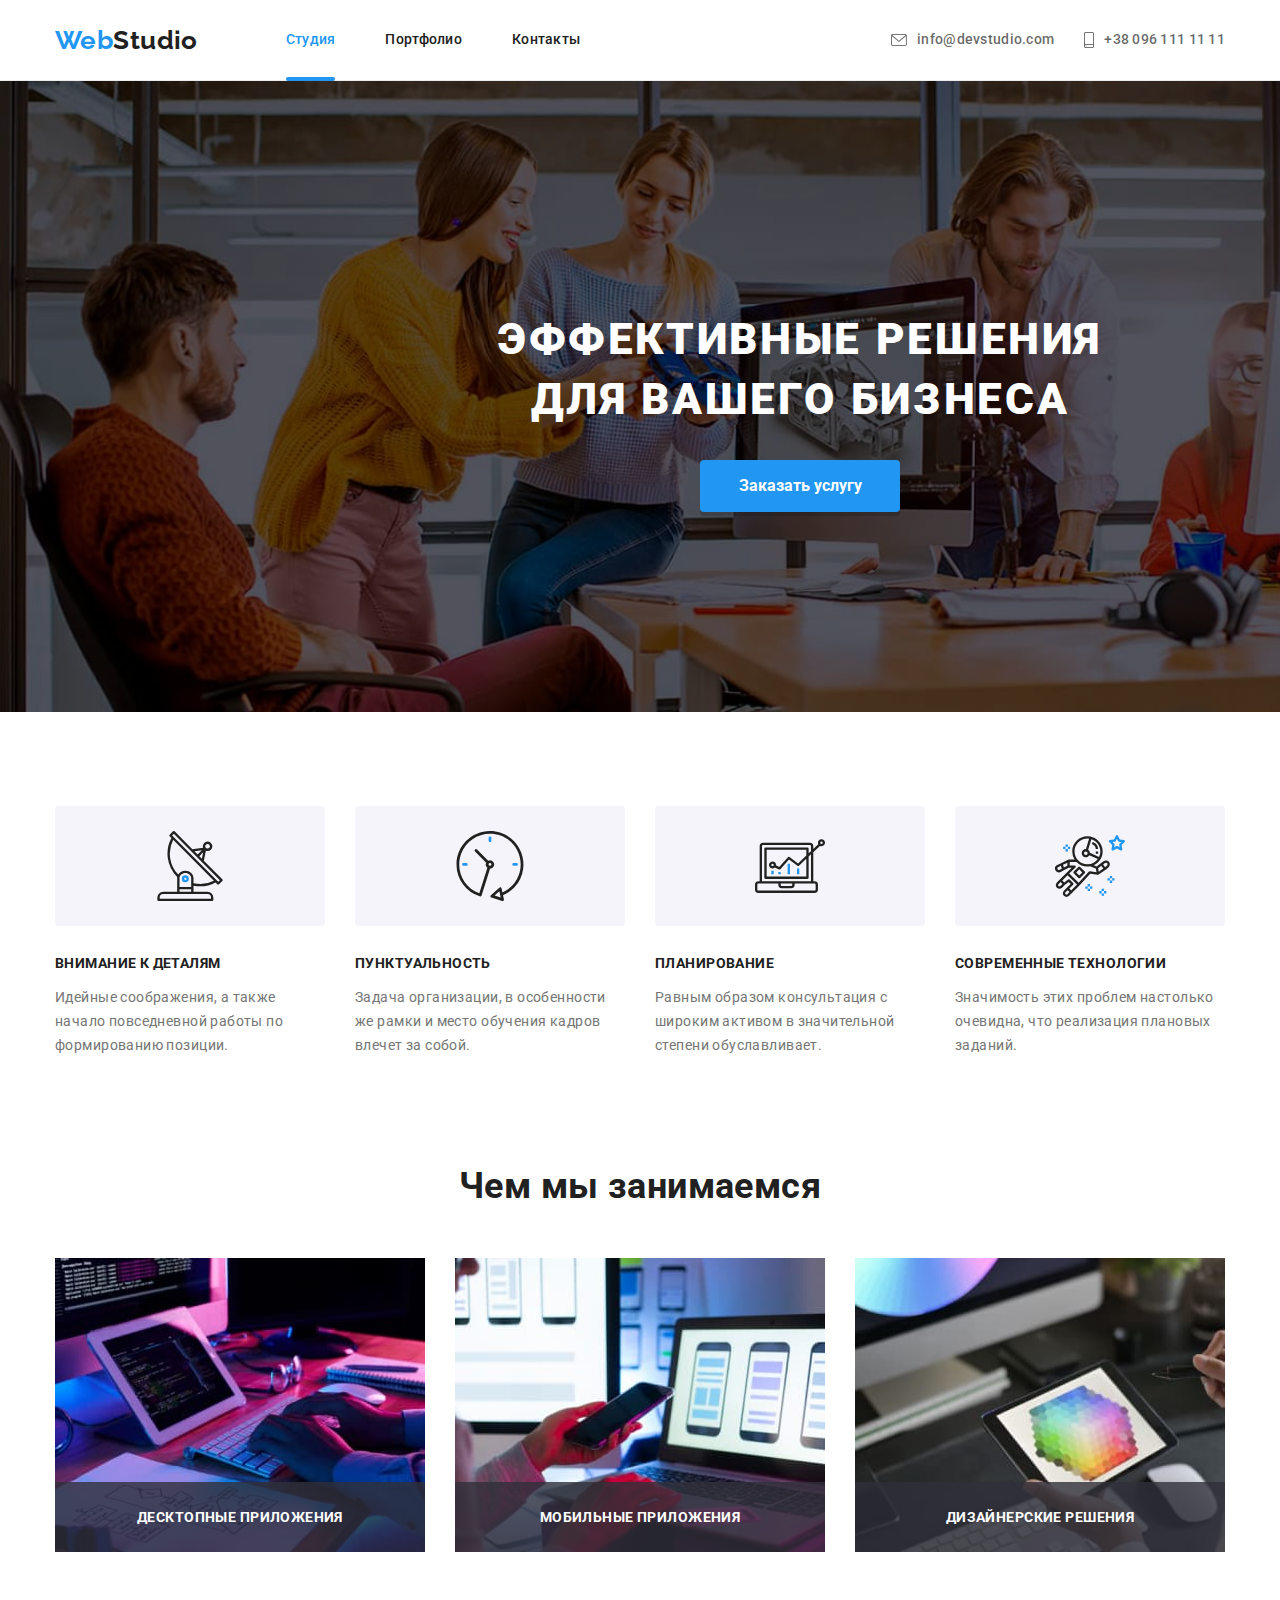
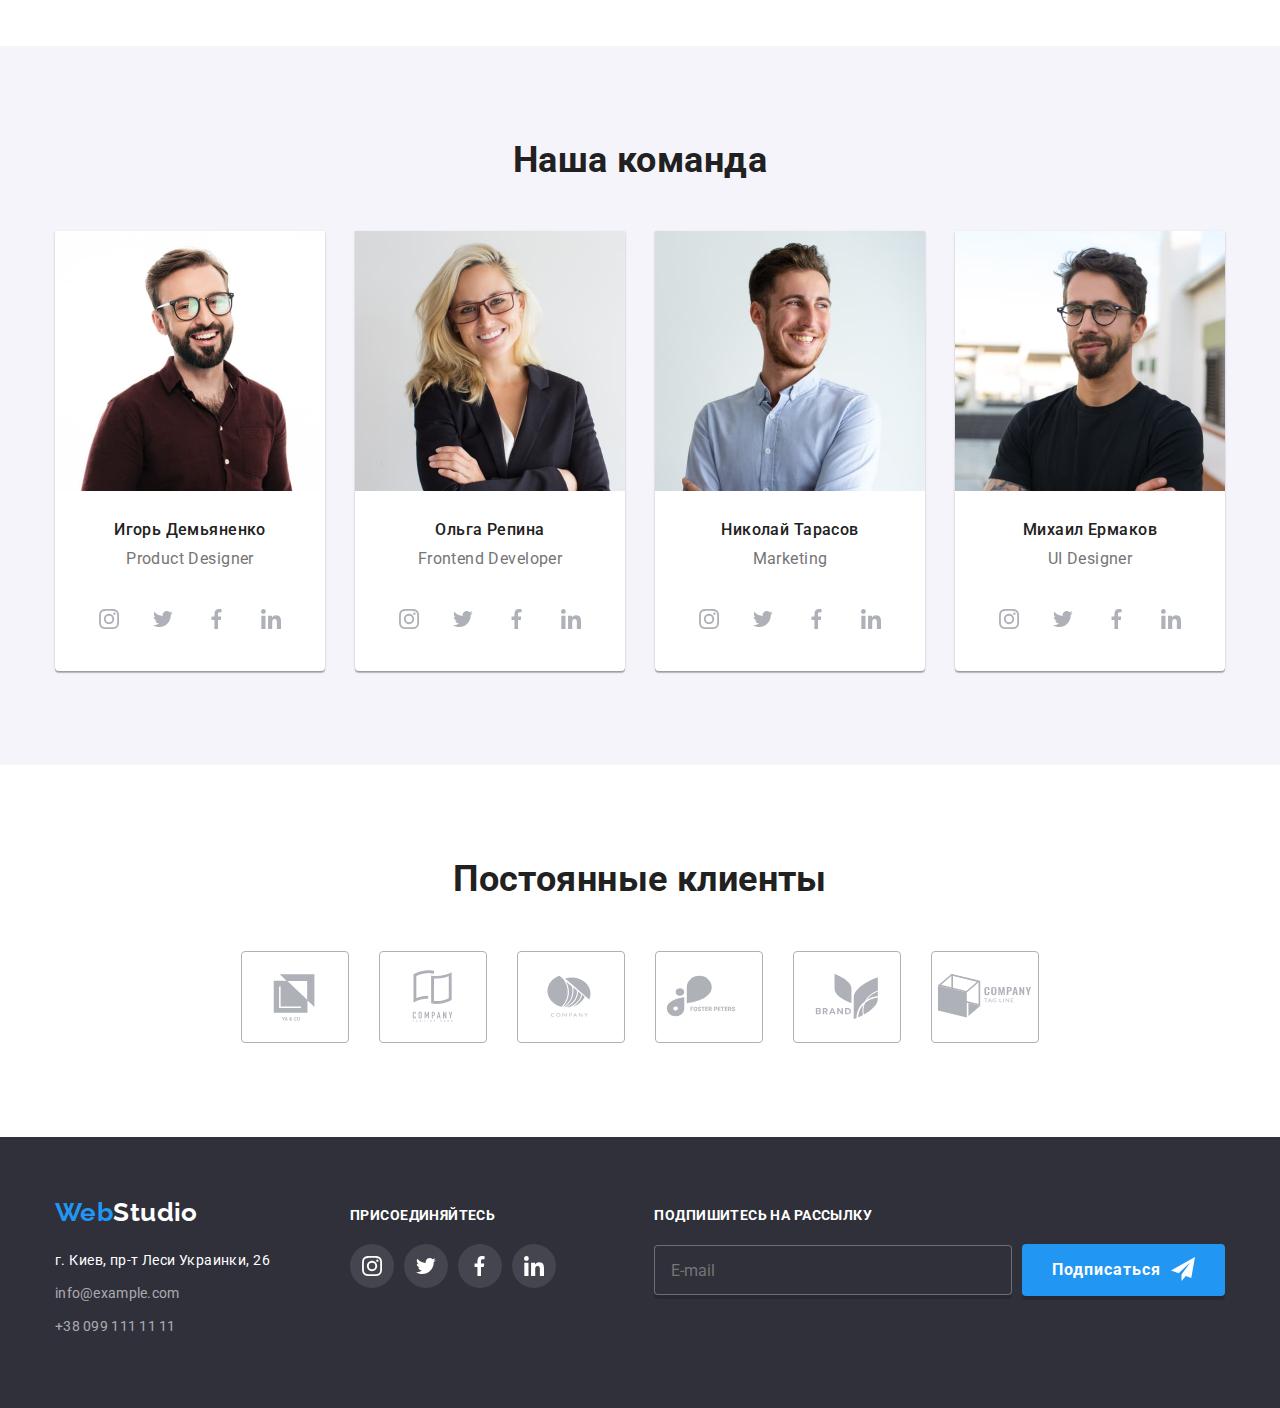
<file: index.html>
<!DOCTYPE html>
<html lang="ru">

<head>
  <meta charset="UTF-8" />
  <meta http-equiv="X-UA-Compatible" content="IE=edge" />
  <meta name="viewport" content="width=device-width, initial-scale=1.0" />
  <title>WebStudio</title>
  <link
    href="https://fonts.googleapis.com/css2?family=Oleo+Script&family=Raleway:wght@700&family=Roboto:wght@400;500;700;900&display=swap"
    rel="stylesheet" />
  <link rel="stylesheet"
    href="https://cdnjs.cloudflare.com/ajax/libs/modern-normalize/1.1.0/modern-normalize.min.css" />
  <link rel="stylesheet" href="./css/main.min.css/main.min.css">
</head>

<body>
  <header class="header-border">
    <div class="container logo">
      <nav class="logo">
        <a class="logo__web" href="/">Web<span class="logo--black">Studio</span></a>
        <div class="menu-container" id="menu-container" data-menu>
        <ul class="site-nav list">
          <li class="site-nav__item">
            <a class="site-nav__link site-nav__link--current" href="">Студия</a>
          </li>
          <li class="site-nav__item">
            <a class="site-nav__link" href="./portfolio.html">Портфолио</a>
          </li>
          <li class="site-nav__item">
            <a class="site-nav__link" href="">Контакты</a>
          </li>
        </ul>

        <ul class="mobile-win-mail list">
          <li class="mobile-win-mail__item">
            <a class="mobile-win-mail__link mobile-win-mail--phone" href="tel:+380961111111">+38 096 111 11 11</a>
          </li>
          <li class="mobile-win-mail__item">
            <a class="mobile-win-mail__link" href="mailto:info@devstudio.com">info@devstudio.com</a>
         </li>
        </ul>

        <ul class="social-media list">
          <li class="social-media__item"><a class="social-media__link" href="">Instagram</a></li>
          <li class="social-media__item"><a class="social-media__link" href="">Twitter</a></li>
          <li class="social-media__item"><a class="social-media__link" href="">Facebook</a></li>
          <li class="social-media__item"><a class="social-media__link" href="">Linkedln</a></li>
        </ul>
        </div>
      </nav>

      <ul class="mail-phone-header list">
          <li class="mail-phone-header__item">
            <a class="mail-phone-header__link mail-phone-header__icons" href="mailto:info@devstudio.com">
              <svg class="mail-phone-header__first-icon" width="16" height="12">
                <use href="./images/icons.svg#envelope-hover"></use>
              </svg>
              info@devstudio.com
            </a>
          </li>
          <li class="mail-phone-header__item">
            <a class="mail-phone-header__link mail-phone-header__icons" href="tel:+380961111111">
              <svg class="mail-phone-header__first-icon" width="10" height="16">
                <use href="./images/icons.svg#smartphone"></use>
              </svg>
              +38 096 111 11 11
            </a>
          </li>
        </ul>
        <button type="button" class="menu-button" aria-expanded="false" aria-controls="menu-container" data-menu-button>
          <svg width="40" height="40" aria-label="Переключатель мобильного меню">
            <use class="icon-close" href="./images/icons.svg#close"></use>
            <use class="icon-menu" href="./images/icons.svg#menu"></use>
          </svg>
        </button>
      </div>
  </header>

  <main>
    <section class="section-padding overlay">
      <div class="container">
        <h1 class="hero-title">Эффективные решения <br />для вашего бизнеса</h1>
        <button class="button" type="button" data-modal-open>Заказать услугу</button>
      </div>
      <div class="backdrop is-hidden" data-modal>
        <div class="modal">
          <button data-modal-close class="modal__button">
            <svg class="" width="11" height="11">
              <use href="./images/icons.svg#x"></use>
            </svg>
          </button>
          <form class="form js-speaker-form">
            <h2 class="modal-h2">Оставьте свои данные, мы вам перезвоним</h2>
            <div class="form-field">
              <label class="form-field__label" for="name">Имя</label>
              <input class="form-field__input" type="text" name="name" id="name" />
              <svg class="form-field__icon" width="12" height="12">
                <use href="./images/icons.svg#name"></use>
              </svg>
            </div>

            <div class="form-field">
              <label class="form-field__label" for="tel">Телефон</label>
              <input class="form-field__input" type="tel" name="tel" id="tel" />
              <svg class="form-field__icon" width="13" height="13">
                <use href="./images/icons.svg#phone"></use>
              </svg>
            </div>

            <div class="form-field">
              <label class="form-field__label" for="mail">Почта</label>
              <input class="form-field__input" type="email" name="mail" id="mail" />
              <svg class="form-field__icon" width="16" height="12">
                <use href="./images/icons.svg#email"></use>
              </svg>
            </div>

            <div class="form-field">
              <label class="form-field__label" for="comment">Комментарий</label>
              <textarea class="form-field__comment" name="comment" id="comment" rows="8" placeholder="Введите текст"></textarea>
            </div>

            <div class="form-field">
              <label class="form-field__label form-field--text" for="policy">
                <input class="form-field__checkbox form-field__input" type="checkbox" name="policy" id="policy" />
                <svg class="form-field__icon-checkbox" width="11" height="8">
                  <use href="./images/icons.svg#gal"></use>
                </svg>
                Соглашаюсь с рассылкой и принимаю
                <a class="form-field__text" href="">Условия договора</a></label>
            </div>

            <button class="modal__button-second" type="submit">Отправить</button>
          </form>
        </div>
      </div>
    </section>

    <section class="section">
      <div class="container">
        <ul class="feature-list list">
          <li class="feature-list__item">
            <div class="feature-list__icon">
              <svg class="feature-list__border">
                <use href="./images/icons.svg#antenna"></use>
              </svg>
            </div>
            <h3 class="feature-list__title">ВНИМАНИЕ К ДЕТАЛЯМ</h3>
            <p class="feature-list__lower grey-text">
              Идейные соображения, а также начало повседневной работы по формированию позиции.
            </p>
          </li>
          <li class="feature-list__item">
            <div class="feature-list__icon">
              <svg class="feature-list__border">
                <use href="./images/icons.svg#clock"></use>
              </svg>
            </div>
            <h3 class="feature-list__title">ПУНКТУАЛЬНОСТЬ</h3>
            <p class="feature-list__lower grey-text">
              Задача организации, в особенности же рамки и место обучения кадров влечет за собой.
            </p>
          </li>
          <li class="feature-list__item">
            <div class="feature-list__icon">
              <svg class="feature-list__border">
                <use href="./images/icons.svg#diagram"></use>
              </svg>
            </div>
            <h3 class="feature-list__title">ПЛАНИРОВАНИЕ</h3>
            <p class="feature-list__lower grey-text">
              Равным образом консультация с широким активом в значительной степени обуславливает.
            </p>
          </li>
          <li class="feature-list__item">
            <div class="feature-list__icon">
              <svg class="feature-list__border">
                <use href="./images/icons.svg#astronaut"></use>
              </svg>
            </div>
            <h3 class="feature-list__title">СОВРЕМЕННЫЕ ТЕХНОЛОГИИ</h3>
            <p class="feature-list__lower grey-text">
              Значимость этих проблем настолько очевидна, что реализация плановых заданий.
            </p>
          </li>
        </ul>
      </div>
    </section>

    <section class="divide section-one-padding">
      <div class="container">
        <h2 class="divide-title-hide">Чем мы занимаемся</h2>
        <ul class="list img-section">
          <li class="img-section__what-we-do img-section__item">
            <img srcset="./images/close-up-image-programer-working-his-desk-office.jpg 1x,
            ./images/close-up-image-programer-working-his-desk-office@2x.jpg 2x"
            src="./images/close-up-image-programer-working-his-desk-office.jpg" 
            alt="Программист за работой"
              width="370" />
            <p class="img-setion__text">Десктопные приложения</p>
          </li>
          <li class="img-section__what-we-do img-section__item">
            <img
              src="./images/web-ui-designers-are-developing-application-smartphones-team-creators-is-working-interface-mobile-phones.jpg"
              alt="Дизайнер создает интерфейс для мобильного приложения" width="370" />
            <p class="img-setion__text">Мобильные приложения</p>
          </li>
          <li class="img-section__what-we-do img-section__item">
            <img src="./images/creative-artist-web-design-with-working-colour-selection-graphic-tablet.jpg"
              alt="Дизайнер работает с цветовой гаммой на графическом планшете" width="370" />
            <p class="img-setion__text">Дизайнерские решения</p>
          </li>
        </ul>
      </div>
    </section>

    <section class="section page-our-team">
      <div class="container">
        <h2 class="divide-title">Наша команда</h2>
        <ul class="card-set card-set--dist list">
          <li class="card-set__item">
            <figure>
              <figcaption>
                <img srcset="./images/Igor_Demyanenko.jpg 270w,
                ./images/Igor_Demyanenko@2x.jpg 450w" 
                sizes="100vw"
                src="./images/Igor_Demyanenko.jpg" 
                alt="Игорь Демьяненко-дизайнер продукта"
                />
                <h4 class="card-set__second-title">Игорь Демьяненко</h4>
                <p class="card-set__third-title">Product Designer</p>
              </figcaption>
            </figure>
            <ul class="block-icon list">
              <li class="card-set__icons-footer">
                <a href="card-set__icons-footer">
                  <svg class="card-set__icon" width="20" height="20">
                    <use href="./images/icons.svg#instagram"></use>
                  </svg>
                </a>
              </li>
              <li class="card-set__icons-footer">
                <a href="card-set__icons-footer">
                  <svg class="card-set__icon" width="20" height="20">
                    <use href="./images/icons.svg#Twitter"></use>
                  </svg>
                </a>
              </li>
              <li class="card-set__icons-footer">
                <a href="card-set__icons-footer">
                  <svg class="card-set__icon" width="20" height="20">
                    <use href="./images/icons.svg#Facebook"></use>
                  </svg>
                </a>
              </li>
              <li class="card-set__icons-footer">
                <a href="card-set__icons-footer">
                  <svg class="card-set__icon" width="20" height="20">
                    <use href="./images/icons.svg#linkedin"></use>
                  </svg>
                </a>
              </li>
            </ul>
          </li>

          <li class="card-set__item">
            <figure>
              <img srcset="./images/Olga_Repina.jpg 270w,
              ./images/Olga_Repina@2x.jpg 450w"
              sizes="100vw"
              src="./images/Olga_Repina.jpg" 
              alt="Ольга Репина-фронтенд-разработчик"/>
              <figcaption>
                <h4 class="card-set__second-title">Ольга Репина</h4>
                <p class="card-set__third-title">Frontend Developer</p>
              </figcaption>
            </figure>
            <ul class="block-icon list">
              <li class="card-set__icons-footer">
                <a href="card-set__icons-footer">
                  <svg class="card-set__icon" width="20" height="20">
                    <use href="./images/icons.svg#instagram"></use>
                  </svg>
                </a>
              </li>
              <li class="card-set__icons-footer">
                <a href="card-set__icons-footer">
                  <svg class="card-set__icon" width="20" height="20">
                    <use href="./images/icons.svg#Twitter"></use>
                  </svg>
                </a>
              </li>
              <li class="card-set__icons-footer">
                <a href="card-set__icons-footer">
                  <svg class="card-set__icon" width="20" height="20">
                    <use href="./images/icons.svg#Facebook"></use>
                  </svg>
                </a>
              </li>
              <li class="card-set__icons-footer">
                <a href="card-set__icons-footer">
                  <svg class="card-set__icon" width="20" height="20">
                    <use href="./images/icons.svg#linkedin"></use>
                  </svg>
                </a>
              </li>
            </ul>
          </li>

          <li class="card-set__item">
            <figure>
              <img srcset="./images/Nikolai_Tarasov.jpg 270w,
              ./images/Nikolai_Tarasov@2x.jpg 450w"
              sizes="100vw"
              src="./images/Nikolai_Tarasov.jpg" 
              alt="Николай Тарасов-маркетинг"/>
              <figcaption>
                <h4 class="card-set__second-title">Николай Тарасов</h4>
                <p class="card-set__third-title">Marketing</p>
              </figcaption>
            </figure>
            <ul class="block-icon list">
              <li class="card-set__icons-footer">
                <a href="card-set__icons-footer">
                  <svg class="card-set__icon" width="20" height="20">
                    <use href="./images/icons.svg#instagram"></use>
                  </svg>
                </a>
              </li>
              <li class="card-set__icons-footer">
                <a href="card-set__icons-footer">
                  <svg class="card-set__icon" width="20" height="20">
                    <use href="./images/icons.svg#Twitter"></use>
                  </svg>
                </a>
              </li>
              <li class="card-set__icons-footer">
                <a href="card-set__icons-footer">
                  <svg class="card-set__icon" width="20" height="20">
                    <use href="./images/icons.svg#Facebook"></use>
                  </svg>
                </a>
              </li>
              <li class="card-set__icons-footer">
                <a href="card-set__icons-footer">
                  <svg class="card-set__icon" width="20" height="20">
                    <use href="./images/icons.svg#linkedin"></use>
                  </svg>
                </a>
              </li>
            </ul>
          </li>

          <li class="card-set__item">
            <figure>
              <img srcset="./images/Mikhail_Ermakov.jpg 270w,
              ./images/Mikhail_Ermakov@2x.jpg 450w"
              sizes="100vw"
              src="./images/Mikhail_Ermakov.jpg" 
              alt="Михаил Ермаков-дизайнер пользовательского интерфейса"
              />
              <figcaption>
                <h4 class="card-set__second-title">Михаил Ермаков</h4>
                <p class="card-set__third-title">UI Designer</p>
              </figcaption>
            </figure>
            <ul class="block-icon list">
              <li class="card-set__icons-footer">
                <a href="card-set__icons-footer">
                  <svg class="card-set__icon" width="20" height="20">
                    <use href="./images/icons.svg#instagram"></use>
                  </svg>
                </a>
              </li>
              <li class="card-set__icons-footer">
                <a href="card-set__icons-footer">
                  <svg class="card-set__icon" width="20" height="20">
                    <use href="./images/icons.svg#Twitter"></use>
                  </svg>
                </a>
              </li>
              <li class="card-set__icons-footer">
                <a href="card-set__icons-footer">
                  <svg class="card-set__icon" width="20" height="20">
                    <use href="./images/icons.svg#Facebook"></use>
                  </svg>
                </a>
              </li>
              <li class="card-set__icons-footer">
                <a href="card-set__icons-footer">
                  <svg class="card-set__icon" width="20" height="20">
                    <use href="./images/icons.svg#linkedin"></use>
                  </svg>
                </a>
              </li>
            </ul>
          </li>
        </ul>
      </div>
    </section>

    <section class="section">
      <div class="container">
        <h2 class="divide-title">Постоянные клиенты</h2>
        <ul class="regular-customers list">
          <li class="regular-customers__item regular-customers__icons">
            <svg class="regular-customers__logo" width="106" height="60">
              <use href="./images/icons.svg#Logo"></use>
            </svg>
          </li>
          <li class="regular-customers__item regular-customers__icons">
            <svg class="regular-customers__logo" width="106" height="60">
              <use href="./images/icons.svg#Logo-1"></use>
            </svg>
          </li>
          <li class="regular-customers__item regular-customers__icons">
            <svg class="regular-customers__logo" width="106" height="60">
              <use href="./images/icons.svg#Logo-2"></use>
            </svg>
          </li>
          <li class="regular-customers__item regular-customers__icons">
            <svg class="regular-customers__logo" width="106" height="60">
              <use href="./images/icons.svg#Logo-3"></use>
            </svg>
          </li>
          <li class="regular-customers__item regular-customers__icons">
            <svg class="regular-customers__logo" width="106" height="60">
              <use href="./images/icons.svg#Logo-4"></use>
            </svg>
          </li>
          <li class="regular-customers__item regular-customers__icons">
            <svg class="regular-customers__logo" width="106" height="60">
              <use href="./images/icons.svg#Logo-5"></use>
            </svg>
          </li>
        </ul>
      </div>
    </section>
  </main>

  <footer class="works">
    <div class="container flex-box--nine">
      <div class="flex-box">
        <div class="logo-footer">
          <div class="logo--footer-web">
            <a class="logo__web" href="">Web<span class="logo--white">Studio</span></a>
          </div>
          <address>
            <ul class="mail-phone-footer list">
              <li class="adress mail-phone-footer__item">г. Киев, пр-т Леси Украинки, 26</li>
              <li class="mail-phone-footer__item">
                <a class="mail-phone-footer__link" href="mailto:info@example.com">info@example.com</a>
              </li>
              <li class="mail-phone-footer__item">
                <a class="mail-phone-footer__link" href="tel:+380991111111">+38 099 111 11 11</a>
              </li>
            </ul>
          </address>
          </div>
       
        <div>
          <h2 class="header-footer header-footer__follow">ПРИСОЕДИНЯЙТЕСЬ</h2>
          <ul class="list card-set card-set__follow-buttons">
            <li class="card-set__icons-footer card-set--marg-icons">
              <a href="">
                <svg class="card-set__icon card-set--color-icons" width="20" height="20">
                  <use href="./images/icons.svg#instagram"></use>
                </svg>
              </a>
            </li>
            <li class="card-set__icons-footer">
              <a href="">
                <svg class="card-set__icon card-set--color-icons" width="20" height="20">
                  <use href="./images/icons.svg#Twitter"></use>
                </svg>
              </a>
            </li>
            <li class="card-set__icons-footer">
              <a href="">
                <svg class="card-set__icon card-set--color-icons" width="20" height="20">
                  <use href="./images/icons.svg#Facebook"></use>
                </svg>
              </a>
            </li>
            <li class="card-set__icons-footer">
              <a href="">
                <svg class="card-set__icon card-set--color-icons" width="20" height="20">
                  <use href="./images/icons.svg#linkedin"></use>
                </svg>
              </a>
            </li>
          </ul>
          </div>
       </div>
        <div>
          <h2 class="header-footer header-footer--centre">ПОДПИШИТЕСЬ НА РАССЫЛКУ</h2>
          <div class="main-nav">
            <input class="main-nav-footer__email" type="email" name="mail" id="email" placeholder="E-mail"/>
            <div class="">
              <button class="button-footer main-nav">
                Подписаться
                <svg class="button-footer__logo" width="24" height="24">
                  <use href="./images/icons.svg#icon-send"></use>
                </svg>
              </button>
            </div>
          </div>
        </div>
        </div>
  </footer>
  <script src="./js/mobile-menu.js"></script>
  <script src="./js/modal.js"></script>
  <script>
    (() => {
      document.querySelector('.js-speaker-form').addEventListener('submit', e => {
        e.preventDefault();

        new FormData(e.currentTarget).forEach((value, name) => console.log(`${name}: ${value}`));

        e.currentTarget.reset();
      });
    })();
  </script>
  
</body>

</html>
</file>
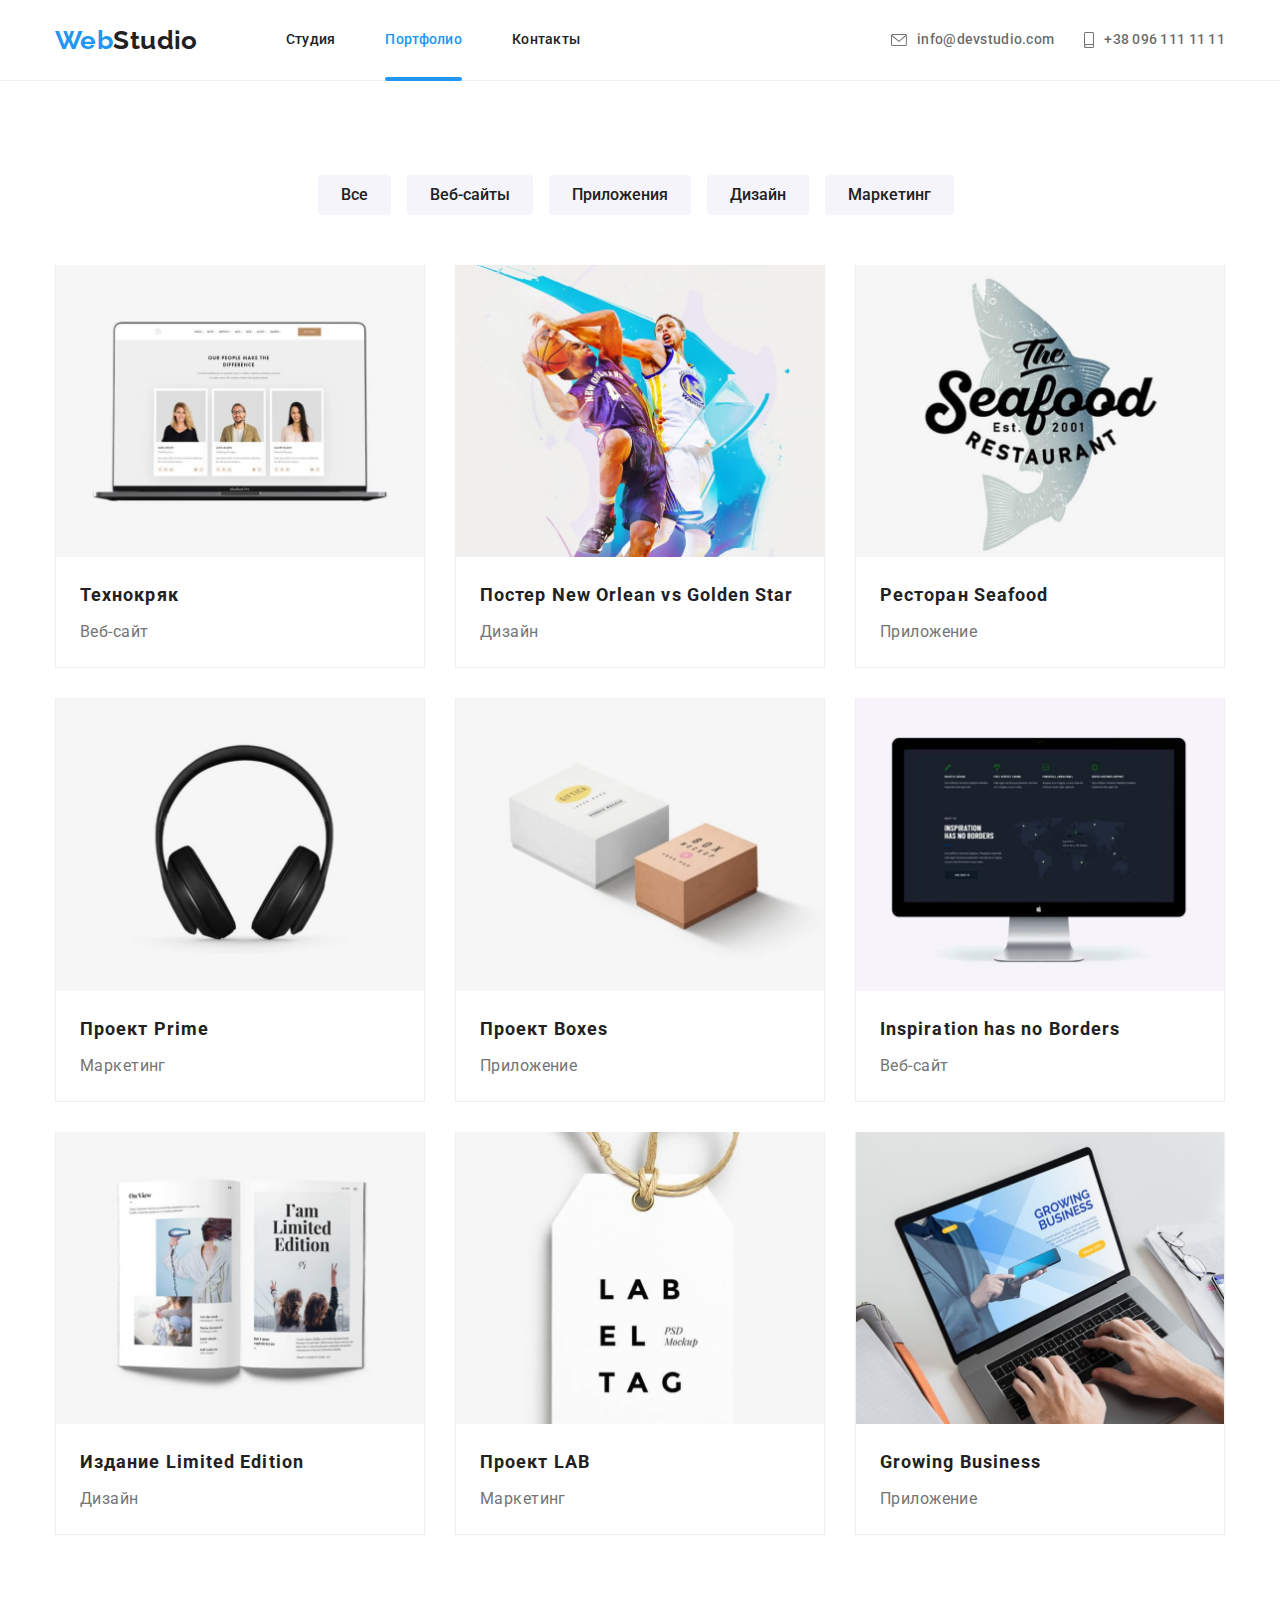
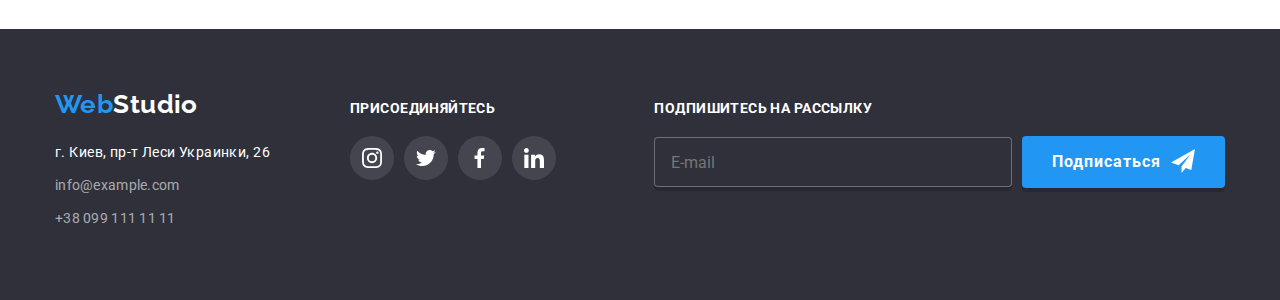
<file: portfolio.html>
<!DOCTYPE html>
<html lang="ru">

<head>
  <meta charset="UTF-8" />
  <meta http-equiv="X-UA-Compatible" content="IE=edge" />
  <meta name="viewport" content="width=device-width, initial-scale=1.0" />
  <title>WebStudio</title>
  <link
    href="https://fonts.googleapis.com/css2?family=Oleo+Script&family=Raleway:wght@700&family=Roboto:wght@400;500;700;900&display=swap"
    rel="stylesheet" />
  <link rel="stylesheet"
    href="https://cdnjs.cloudflare.com/ajax/libs/modern-normalize/1.1.0/modern-normalize.min.css" />
  <link rel="stylesheet" href="./css/main.min.css/main.min.css">
</head>

<body>
    <header class="header-border">
      <div class="container logo">
        <nav class="logo">
          <a class="logo__web" href="/">Web<span class="logo--black">Studio</span></a>
          <div class="menu-container" id="menu-container" data-menu>
            <ul class="site-nav list">
              <li class="site-nav__item">
                <a class="site-nav__link" href="./index.html">Студия</a>
              </li>
              <li class="site-nav__item">
                <a class="site-nav__link site-nav__link--current" href="">Портфолио</a>
              </li>
              <li class="site-nav__item">
                <a class="site-nav__link" href="">Контакты</a>
              </li>
            </ul>
    
            <ul class="mobile-win-mail list">
              <li class="mobile-win-mail__item">
                <a class="mobile-win-mail__link mobile-win-mail--phone" href="tel:+380961111111">+38 096 111 11 11</a>
              </li>
              <li class="mobile-win-mail__item">
                <a class="mobile-win-mail__link" href="mailto:info@devstudio.com">info@devstudio.com</a>
              </li>
            </ul>
    
            <ul class="social-media list">
              <li class="social-media__item"><a class="social-media__link" href="">Instagram</a></li>
              <li class="social-media__item"><a class="social-media__link" href="">Twitter</a></li>
              <li class="social-media__item"><a class="social-media__link" href="">Facebook</a></li>
              <li class="social-media__item"><a class="social-media__link" href="">Linkedln</a></li>
            </ul>
          </div>
        </nav>
    
        <ul class="mail-phone-header list">
          <li class="mail-phone-header__item">
            <a class="mail-phone-header__link mail-phone-header__icons" href="mailto:info@devstudio.com">
              <svg class="mail-phone-header__first-icon" width="16" height="12">
                <use href="./images/icons.svg#envelope-hover"></use>
              </svg>
              info@devstudio.com
            </a>
          </li>
          <li class="mail-phone-header__item">
            <a class="mail-phone-header__link mail-phone-header__icons" href="tel:+380961111111">
              <svg class="mail-phone-header__first-icon" width="10" height="16">
                <use href="./images/icons.svg#smartphone"></use>
              </svg>
              +38 096 111 11 11
            </a>
          </li>
        </ul>
        <button type="button" class="menu-button" aria-expanded="false" aria-controls="menu-container" data-menu-button>
          <svg width="40" height="40" aria-label="Переключатель мобильного меню">
            <use class="icon-close" href="./images/icons.svg#close"></use>
            <use class="icon-menu" href="./images/icons.svg#menu"></use>
          </svg>
        </button>
      </div>
    </header>
    <main>
      <section class="section-one-padding-portfolio">
        <div class="container">
          <!--Скрытый заголовок это будет -->
          <h1 hidden>Cекция кнопок</h1>
          <ul class="list-button list">
            <li class="list-button__item">
              <button class="list-button__button" type="button">Все</button>
            </li>
            <li class="list-button__item">
              <button class="list-button__button" type="button">Веб-сайты</button>
            </li>
            <li class="list-button__item">
              <button class="list-button__button" type="button">Приложения</button>
            </li>
            <li class="list-button__item">
              <button class="list-button__button" type="button">Дизайн</button>
            </li>
            <li class="list-button__item">
              <button class="list-button__button" type="button">Маркетинг</button>
            </li>
          </ul>
        </div>
      </section>

      <section class="section-one-padding feature-list-portfolio">
        <div class="container">
          <ul class="card-set-portfolio list">
            <li class="card-set-portfolio__item">
              <figure class="card-set-portfolio__overlay">
                <div class="card-set-portfolio__overlay">
                  <img srcset="./images/web-site.jpg 370w,
                  ./images/web-site@2x.jpg 450w"
                   sizes="100vw"
                   src="./images/web-site.jpg" 
                   alt="Технокряк"/>
                  <div class="overlay1">
                    <p>
                      Ресурс предлагает комплексные предложения с разным уровнем функционала и
                      сервисов. Все это позволит посетителю получить исчерпывающие сведения о
                      компании или частном лице.
                    </p>
                  </div>
                </div>
                <figcaption class="card-set-portfolio__border-figcaption">
                  <h2 class="h2">Технокряк</h2>
                  <p class="card-set-portfolio__lower-text">Веб-сайт</p>
                </figcaption>
              </figure>
            </li>

            <li class="card-set-portfolio__item">
              <figure class="card-set-portfolio__overlay">
                <div class="card-set-portfolio__overlay">
                  <img srcset="./images/basketball_players.jpg 370w,
                  ./images/basketball_players@2x.jpg 450w"
                    sizes="100vw"
                    src="./images/basketball_players.jpg"
                    alt="Постер New Orlean vs Golden Star"
                  />
                  <div class="overlay1">
                    <p>
                      Ресурс предлагает комплексные предложения с разным уровнем функционала и
                      сервисов. Все это позволит посетителю получить исчерпывающие сведения о
                      компании или частном лице.
                    </p>
                  </div>
                </div>
                <figcaption class="card-set-portfolio__border-figcaption">
                  <h2 class="h2">Постер New Orlean vs Golden Star</h2>
                  <p class="card-set-portfolio__lower-text">Дизайн</p>
                </figcaption>
              </figure>
            </li>

            <li class="card-set-portfolio__item">
              <figure class="card-set-portfolio__overlay">
                <div class="card-set-portfolio__overlay">
                  <img srcset="./images/seafood_restaurant_logo.jpg 370w,
                  ./images/seafood_restaurant_logo@2x.jpg 450w"
                    sizes="100vw"
                    src="./images/seafood_restaurant_logo.jpg"
                    alt="Ресторан Seafood"
                  />
                  <div class="overlay1">
                    <p>
                      Ресурс предлагает комплексные предложения с разным уровнем функционала и
                      сервисов. Все это позволит посетителю получить исчерпывающие сведения о
                      компании или частном лице.
                    </p>
                  </div>
                </div>
                <figcaption class="card-set-portfolio__border-figcaption">
                  <h2 class="h2">Ресторан Seafood</h2>
                  <p class="card-set-portfolio__lower-text">Приложение</p>
                </figcaption>
              </figure>
            </li>

            <li class="card-set-portfolio__item">
              <figure class="card-set-portfolio__overlay">
                <div class="card-set-portfolio__overlay">
                  <img srcset="./images/headphones.jpg 370w,
                  ./images/headphones@2x.jpg 450w"
                  sizes="100vw"
                  src="./images/headphones.jpg" 
                  alt="Проект Prime"/>
                  <div class="overlay1">
                    <p>
                      Ресурс предлагает комплексные предложения с разным уровнем функционала и
                      сервисов. Все это позволит посетителю получить исчерпывающие сведения о
                      компании или частном лице.
                    </p>
                  </div>
                </div>
                <figcaption class="card-set-portfolio__border-figcaption">
                  <h2 class="h2">Проект Prime</h2>
                  <p class="card-set-portfolio__lower-text">Маркетинг</p>
                </figcaption>
              </figure>
            </li>

            <li class="card-set-portfolio__item">
              <figure class="card-set-portfolio__overlay">
                <div class="card-set-portfolio__overlay">
                  <img srcset="./images/project_boxes.jpg 370w,
                  ./images/project_boxes@2x.jpg 450w"
                  sizes="100vw"
                  src="./images/project_boxes.jpg" 
                  alt="Проект Boxes"/>
                  <div class="overlay1">
                    <p>
                      Ресурс предлагает комплексные предложения с разным уровнем функционала и
                      сервисов. Все это позволит посетителю получить исчерпывающие сведения о
                      компании или частном лице.
                    </p>
                  </div>
                </div>
                <figcaption class="card-set-portfolio__border-figcaption">
                  <h2 class="h2">Проект Boxes</h2>
                  <p class="card-set-portfolio__lower-text">Приложение</p>
                </figcaption>
              </figure>
            </li>

            <li class="card-set-portfolio__item">
              <figure class="card-set-portfolio__overlay">
                <div class="card-set-portfolio__overlay">
                  <img srcset="./images/inspiration_has_no_borders.jpg 370w,
                  ./images/inspiration_has_no_borders@2x.jpg 450w"
                    sizes="100vw"
                    src="./images/inspiration_has_no_borders.jpg"
                    alt="Inspiration has no Borders"
                  />
                  <div class="overlay1">
                    <p>
                      Ресурс предлагает комплексные предложения с разным уровнем функционала и
                      сервисов. Все это позволит посетителю получить исчерпывающие сведения о
                      компании или частном лице.
                    </p>
                  </div>
                </div>
                <figcaption class="card-set-portfolio__border-figcaption">
                  <h2 class="h2">Inspiration has no Borders</h2>
                  <p class="card-set-portfolio__lower-text">Веб-сайт</p>
                </figcaption>
              </figure>
            </li>

            <li class="card-set-portfolio__item">
              <figure class="card-set-portfolio__overlay">
                <div class="card-set-portfolio__overlay">
                  <img srcset="./images/limited_edition.jpg 370w,
                  ./images/limited_edition@2x.jpg 450w"
                    sizes="100vw"
                    src="./images/limited_edition.jpg"
                    alt="Издание Limited Edition"
                  />
                  <div class="overlay1">
                    <p>
                      Ресурс предлагает комплексные предложения с разным уровнем функционала и
                      сервисов. Все это позволит посетителю получить исчерпывающие сведения о
                      компании или частном лице.
                    </p>
                  </div>
                </div>
                <figcaption class="card-set-portfolio__border-figcaption">
                  <h2 class="h2">Издание Limited Edition</h2>
                  <p class="card-set-portfolio__lower-text">Дизайн</p>
                </figcaption>
              </figure>
            </li>

            <li class="card-set-portfolio__item">
              <figure class="card-set-portfolio__overlay">
                <div class="card-set-portfolio__overlay">
                  <img srcset="./images/lab.jpg 370w,
                  ./images/lab@2x.jpg 450w"
                  sizes="100vw"
                  src="./images/lab.jpg" 
                  alt="Проект LAB"/>
                  <div class="overlay1">
                    <p>
                      Ресурс предлагает комплексные предложения с разным уровнем функционала и
                      сервисов. Все это позволит посетителю получить исчерпывающие сведения о
                      компании или частном лице.
                    </p>
                  </div>
                </div>
                <figcaption class="card-set-portfolio__border-figcaption">
                  <h2 class="h2">Проект LAB</h2>
                  <p class="card-set-portfolio__lower-text">Маркетинг</p>
                </figcaption>
              </figure>
            </li>

            <li class="card-set-portfolio__item">
              <figure class="card-set-portfolio__overlay">
                <div class="card-set-portfolio__overlay">
                  <img srcset="./images/growing_business.jpg 370w,
                  ./images/growing_business@2x.jpg 450w"
                  sizes="100vw"
                  src="./images/growing_business.jpg" 
                  alt="Growing Business"/>
                  <div class="overlay1">
                    <p>
                      Ресурс предлагает комплексные предложения с разным уровнем функционала и
                      сервисов. Все это позволит посетителю получить исчерпывающие сведения о
                      компании или частном лице.
                    </p>
                  </div>
                </div>
                <figcaption class="card-set-portfolio__border-figcaption">
                  <h2 class="h2">Growing Business</h2>
                  <p class="card-set-portfolio__lower-text">Приложение</p>
                </figcaption>
              </figure>
            </li>
          </ul>
        </div>
      </section>
    </main>
<footer class="works">
  <div class="container flex-box--nine">
    <div class="flex-box">
      <div class="logo-footer">
        <div class="logo--footer-web">
          <a class="logo__web" href="">Web<span class="logo--white">Studio</span></a>
        </div>
        <address>
          <ul class="mail-phone-footer list">
            <li class="adress mail-phone-footer__item">г. Киев, пр-т Леси Украинки, 26</li>
            <li class="mail-phone-footer__item">
              <a class="mail-phone-footer__link" href="mailto:info@example.com">info@example.com</a>
            </li>
            <li class="mail-phone-footer__item">
              <a class="mail-phone-footer__link" href="tel:+380991111111">+38 099 111 11 11</a>
            </li>
          </ul>
        </address>
      </div>

      <div>
        <h2 class="header-footer header-footer__follow">ПРИСОЕДИНЯЙТЕСЬ</h2>
        <ul class="list card-set card-set__follow-buttons">
          <li class="card-set__icons-footer card-set--marg-icons">
            <a href="">
              <svg class="card-set__icon card-set--color-icons" width="20" height="20">
                <use href="./images/icons.svg#instagram"></use>
              </svg>
            </a>
          </li>
          <li class="card-set__icons-footer">
            <a href="">
              <svg class="card-set__icon card-set--color-icons" width="20" height="20">
                <use href="./images/icons.svg#Twitter"></use>
              </svg>
            </a>
          </li>
          <li class="card-set__icons-footer">
            <a href="">
              <svg class="card-set__icon card-set--color-icons" width="20" height="20">
                <use href="./images/icons.svg#Facebook"></use>
              </svg>
            </a>
          </li>
          <li class="card-set__icons-footer">
            <a href="">
              <svg class="card-set__icon card-set--color-icons" width="20" height="20">
                <use href="./images/icons.svg#linkedin"></use>
              </svg>
            </a>
          </li>
        </ul>
      </div>
    </div>
    <div>
      <h2 class="header-footer header-footer--centre">ПОДПИШИТЕСЬ НА РАССЫЛКУ</h2>
      <div class="main-nav">
        <input class="main-nav-footer__email" type="email" name="mail" id="email" placeholder="E-mail" />
        <div class="">
          <button class="button-footer main-nav">
            Подписаться
            <svg class="button-footer__logo" width="24" height="24">
              <use href="./images/icons.svg#icon-send"></use>
            </svg>
          </button>
        </div>
      </div>
    </div>
  </div>
</footer>
<script src="./js/mobile-menu.js"></script>
<script src="./js/modal.js"></script>
<script>
  (() => {
    document.querySelector('.js-speaker-form').addEventListener('submit', e => {
      e.preventDefault();

      new FormData(e.currentTarget).forEach((value, name) => console.log(`${name}: ${value}`));

      e.currentTarget.reset();
    });
  })();
</script>
</body>

</html>
</file>
<file: css/main.min.css/main.min.css>
.container{margin-left:auto;margin-right:auto;padding-left:15px;padding-right:15px;min-width:320px}@media screen and (min-width: 480px){.container{width:480px}}@media screen and (min-width: 768px){.container{width:768px}}@media screen and (min-width: 1200px){.container{width:1200px}}.list{padding:0;margin:0;list-style:none}.header-border{border-bottom:1px solid #ECECEC}.logo{display:-webkit-box;display:-ms-flexbox;display:flex;-webkit-box-align:center;-ms-flex-align:center;align-items:center}.logo__web{color:#2196f3;font-family:Raleway, sans-serif;font-weight:700;font-size:26px;line-height:1.19;text-decoration:none}.logo--footer-web{text-align:center;margin-bottom:20px}@media screen and (min-width: 1200px){.logo--footer-web{text-align:start}}.logo--black{color:#212121}.logo--white{color:#fff}.site-nav{-webkit-transition-duration:250ms;transition-duration:250ms;-webkit-transition-timing-function:cubic-bezier(0.4, 0, 0.2, 1);transition-timing-function:cubic-bezier(0.4, 0, 0.2, 1)}@media screen and (min-width: 1200px){.site-nav{display:-webkit-box;display:-ms-flexbox;display:flex;margin-left:93px}}@media screen and (min-width: 768px){.site-nav{display:-webkit-box;display:-ms-flexbox;display:flex;margin-left:88px}}.site-nav__item{margin-left:0}@media screen and (min-width: 768px){.site-nav__item{margin-left:50px}.site-nav__item:first-child{margin-left:0}}.site-nav__link{display:-webkit-box;display:-ms-flexbox;display:flex;margin-top:32px;color:#212121;font-weight:500;font-size:40px;line-height:1.175;letter-spacing:0.02em;text-decoration:none;-webkit-transition-duration:250ms;transition-duration:250ms;-webkit-transition-timing-function:cubic-bezier(0.4, 0, 0.2, 1);transition-timing-function:cubic-bezier(0.4, 0, 0.2, 1)}@media screen and (min-width: 768px){.site-nav__link{position:relative;display:block;padding-top:32px;padding-bottom:32px;font-weight:500;font-size:14px;line-height:1.14;letter-spacing:0.02em;margin-top:0}}.site-nav__link:hover,.site-nav__link:focus{color:#2196f3}.site-nav__link--current{color:#2196f3}@media screen and (min-width: 768px){.site-nav__link--current::after{position:absolute;left:0;bottom:0;content:'';display:block;width:100%;height:4px;background-color:#2196f3;border-radius:2px;bottom:-1px}}.mobile-win-mail{margin-top:260px;-webkit-transition-duration:250ms;transition-duration:250ms;-webkit-transition-timing-function:cubic-bezier(0.4, 0, 0.2, 1);transition-timing-function:cubic-bezier(0.4, 0, 0.2, 1)}@media screen and (min-width: 768px){.mobile-win-mail{display:none}}.mobile-win-mail__item{margin-top:32px}.mobile-win-mail__link{color:#757575;font-weight:500;font-size:24px;line-height:1.16;letter-spacing:0.02em;text-decoration:none;-webkit-transition-duration:250ms;transition-duration:250ms;-webkit-transition-timing-function:cubic-bezier(0.4, 0, 0.2, 1);transition-timing-function:cubic-bezier(0.4, 0, 0.2, 1)}.mobile-win-mail--phone{color:#2196f3;font-size:34px;line-height:1.17}.mail-phone-header{display:none}@media screen and (min-width: 1200px){.mail-phone-header{display:-webkit-box;display:-ms-flexbox;display:flex;margin-left:auto}}@media screen and (min-width: 768px){.mail-phone-header{margin-left:auto}}@media screen and (min-width: 768px){.mail-phone-header{display:block}}@media screen and (min-width: 1200px){.mail-phone-header{display:-webkit-box;display:-ms-flexbox;display:flex}}.mail-phone-header__item{display:-webkit-box;display:-ms-flexbox;display:flex;-webkit-box-pack:justify;-ms-flex-pack:justify;justify-content:space-between;-ms-flex-line-pack:end;align-content:flex-end}@media screen and (min-width: 768px){.mail-phone-header__item{margin-left:0;margin-top:10px;margin-bottom:10px}}@media screen and (min-width: 1200px){.mail-phone-header__item{margin-left:30px}}.mail-phone-header__item:first-child{margin-left:0}.mail-phone-header__link{display:contents;color:rgba(0,0,0,0.6);font-style:normal;font-weight:500;font-size:14px;line-height:1.14;letter-spacing:0.02em;text-decoration:none;-webkit-transition-duration:250ms;transition-duration:250ms;-webkit-transition-timing-function:cubic-bezier(0.4, 0, 0.2, 1);transition-timing-function:cubic-bezier(0.4, 0, 0.2, 1)}.mail-phone-header__link:hover,.mail-phone-header__link:focus{color:#2196f3}.mail-phone-header__icons{display:-webkit-box;display:-ms-flexbox;display:flex;fill:#757575;cursor:pointer;-webkit-box-orient:horizontal;-webkit-box-direction:normal;-ms-flex-direction:row;flex-direction:row;-webkit-box-align:center;-ms-flex-align:center;align-items:center;-webkit-transition-duration:250ms;transition-duration:250ms;-webkit-transition-timing-function:cubic-bezier(0.4, 0, 0.2, 1);transition-timing-function:cubic-bezier(0.4, 0, 0.2, 1)}.mail-phone-header__icons:hover{fill:#2196f3}.mail-phone-header__first-icon{margin-right:10px}.mail-phone-footer__item{margin-top:0px;margin-bottom:9px;text-align:center}@media screen and (min-width: 1200px){.mail-phone-footer__item{text-align:start}}.mail-phone-footer__link{color:rgba(255,255,255,0.6);font-style:normal;font-size:14px;line-height:1.14;letter-spacing:0.02em;text-decoration:none;-webkit-transition-duration:250ms;transition-duration:250ms;-webkit-transition-timing-function:cubic-bezier(0.4, 0, 0.2, 1);transition-timing-function:cubic-bezier(0.4, 0, 0.2, 1)}.mail-phone-footer__link:hover,.mail-phone-footer__link:focus{color:#2196f3}.adress{color:#fff;font-style:normal;margin-left:0;margin-right:0}.hero-title{margin-bottom:30px;text-transform:uppercase;color:#fff;font-weight:900;font-size:26px;line-height:1.61;letter-spacing:0.06em}@media screen and (min-width: 1200px){.hero-title{font-size:44px;line-height:1.36}}.button{display:inline-block;border-radius:4px;padding:10px 32px;min-width:200px;border:1px solid transparent;outline:none;color:#fff;background-color:#2196f3;font-family:Roboto, sans-serif;font-weight:700;font-size:16px;line-height:1.875;cursor:pointer;text-align:center;-webkit-box-shadow:0px 4px rgba(0,0,0,0.15);box-shadow:0px 4px rgba(0,0,0,0.15);fill:var(--primary-white-color);-webkit-transition-duration:250ms;transition-duration:250ms;-webkit-transition-timing-function:cubic-bezier(0.4, 0, 0.2, 1);transition-timing-function:cubic-bezier(0.4, 0, 0.2, 1)}.button:hover{fill:#2196f3;color:#2196f3;background-color:#fff}.page-our-team{background-color:#F5F4FA}.divide-title{margin-top:0;margin-bottom:30px;text-align:center;font-weight:700;font-size:28px;line-height:1.17}@media screen and (min-width: 1200px){.divide-title{margin-top:0;margin-bottom:50px;text-align:center;font-weight:700;font-size:36px;line-height:1.16}}.img-section{display:-webkit-box;display:-ms-flexbox;display:flex;-ms-flex-wrap:wrap;flex-wrap:wrap;margin-top:0;margin-bottom:0}.img-section__item{display:inherit;width:370px}.img-section__item:first-child{margin-left:0}.img-section__item{margin-left:30px}.img-section__what-we-do{position:relative}.img-setion__text{position:absolute;left:0;bottom:0;width:100%;margin:0;height:70px;color:#fff;text-transform:uppercase;background-color:rgba(47,48,58,0.8);font-weight:700;text-align:center;line-height:70px}.divide{display:none}@media screen and (min-width: 1200px){.divide{display:block}}.divide-title-hide{display:none;margin-top:0;margin-bottom:50px;text-align:center;font-weight:700;font-size:36px;line-height:1.16}@media screen and (min-width: 1200px){.divide-title-hide{display:block}}.card-set{display:-webkit-box;display:-ms-flexbox;display:flex;-ms-flex-wrap:wrap;flex-wrap:wrap;-webkit-box-pack:center;-ms-flex-pack:center;justify-content:center}@media screen and (min-width: 768px){.card-set{margin-bottom:-30px}}.card-set--dist{-webkit-box-pack:justify;-ms-flex-pack:justify;justify-content:space-between}@media screen and (min-width: 1200px){.card-set__follow-buttons{margin-left:80px}}.card-set__item{background:#fff;-webkit-box-shadow:0px 1px 3px rgba(0,0,0,0.12),0px 1px 1px rgba(0,0,0,0.14),0px 2px 1px rgba(0,0,0,0.2);box-shadow:0px 1px 3px rgba(0,0,0,0.12),0px 1px 1px rgba(0,0,0,0.14),0px 2px 1px rgba(0,0,0,0.2);border-radius:0px 0px 4px 4px;width:450px}@media screen and (min-width: 768px){.card-set__item{width:354px}}@media screen and (min-width: 1200px){.card-set__item{width:270px}}.card-set__item:first-child{margin-left:0}@media screen and (min-width: 768px){.card-set__item{margin-bottom:30px}}@media screen and (min-width: 1200px){.card-set__item{margin-left:30px}}.card-set__item:not(:last-child){margin-bottom:30px}.card-set__second-title{margin-top:30px;margin-bottom:10px;text-align:center;font-weight:500;font-size:16px;line-height:1.18}.card-set__third-title{margin-top:0;margin-bottom:28px;text-align:center;color:#757575;font-size:16px;line-height:1.18}.card-set__icons-footer{margin-left:5px;margin-right:5px;display:-webkit-box;display:-ms-flexbox;display:flex;border:none;margin-bottom:30px;width:44px;height:44px;border-radius:50%;background-color:rgba(255,255,255,0.1);cursor:pointer;fill:#AFB1B8;-webkit-box-align:center;-ms-flex-align:center;align-items:center;-webkit-box-pack:center;-ms-flex-pack:center;justify-content:center;-webkit-transition-duration:250ms;transition-duration:250ms;-webkit-transition-timing-function:cubic-bezier(0.4, 0, 0.2, 1);transition-timing-function:cubic-bezier(0.4, 0, 0.2, 1)}.card-set__icons-footer:hover{fill:#fff;background-color:#2196f3}.card-set__icon{display:block}.card-set--color-icons{fill:#fff}.card-set--marg-icons{margin-left:0}.header-footer{text-align:center;padding-top:60px;margin-left:0;margin-bottom:20px;color:#fff;font-size:14px;font-style:normal;line-height:1.14;padding-left:0}@media screen and (min-width: 768px){.header-footer{text-align:start;padding-top:0}}.header-footer--centre{text-align:center;padding-top:60px}@media screen and (min-width: 1200px){.header-footer--centre{text-align:start;padding-top:0}}@media screen and (min-width: 768px){.header-footer__follow{margin-left:30px}}@media screen and (min-width: 1200px){.header-footer__follow{margin-left:80px}}@media screen and (min-width: 768px){.flex-box{display:-webkit-box;display:-ms-flexbox;display:flex;-webkit-box-pack:justify;-ms-flex-pack:justify;justify-content:space-between}}@media screen and (min-width: 1200px){.flex-box--nine{display:-webkit-box;display:-ms-flexbox;display:flex;-webkit-box-pack:justify;-ms-flex-pack:justify;justify-content:space-between}}@media screen and (min-width: 768px){.flex-box{margin-left:70px;margin-right:70px}}@media screen and (min-width: 1200px){.flex-box{margin-left:0;margin-right:0}}figure{margin-left:0;margin-right:0;margin-top:0px;margin-bottom:0}.regular-customers{display:-webkit-box;display:-ms-flexbox;display:flex;-ms-flex-wrap:wrap;flex-wrap:wrap;margin:-15px;-webkit-box-pack:center;-ms-flex-pack:center;justify-content:center}.regular-customers__item{width:calc((100%-2*15x)/2);margin:15px}@media screen and (min-width: 768px){.regular-customers__item:not(:last-child){margin:15px}.regular-customers__item:last-child{margin:15px}}@media screen and (min-width: 1200px){.regular-customers__item:not(:last-child){margin:15px}.regular-customers__item:last-child{margin:15px}}.regular-customers__icons{display:-webkit-box;display:-ms-flexbox;display:flex;-webkit-box-align:center;-ms-flex-align:center;align-items:center;-ms-flex-pack:distribute;justify-content:space-around;max-width:210px;height:92px;fill:#AFB1B8;border:1px solid #AFB1B8;border-radius:4px;cursor:pointer}@media screen and (min-width: 768px){.regular-customers__icons{max-width:226px;margin-bottom:0;margin-left:0}}@media screen and (min-width: 1200px){.regular-customers__icons{max-width:170px;margin-bottom:0;margin-left:0}}.regular-customers__icons:hover{fill:#2196f3;border:1px solid #2196f3}.regular-customers__logo{-webkit-transition-duration:250ms;transition-duration:250ms;-webkit-transition-timing-function:cubic-bezier(0.4, 0, 0.2, 1);transition-timing-function:cubic-bezier(0.4, 0, 0.2, 1)}.card-set-portfolio{display:-webkit-box;display:-ms-flexbox;display:flex;-ms-flex-wrap:wrap;flex-wrap:wrap;margin-left:-30px;margin-top:-30px}.card-set-portfolio__item{border-left:1px solid #eee;border-right:1px solid #eee;border-bottom:1px solid #eee;margin-left:30px;margin-top:30px;width:450px;-webkit-box-pack:center;-ms-flex-pack:center;justify-content:center;cursor:pointer;-webkit-transition-duration:250ms;transition-duration:250ms;-webkit-transition-timing-function:cubic-bezier(0.4, 0, 0.2, 1);transition-timing-function:cubic-bezier(0.4, 0, 0.2, 1)}@media screen and (min-width: 768px){.card-set-portfolio__item{width:354px}}@media screen and (min-width: 1200px){.card-set-portfolio__item{width:370px}}.card-set-portfolio__item:hover{-webkit-box-shadow:0px 1px 1px rgba(0,0,0,0.12),0px 4px 4px rgba(0,0,0,0.06),1px 4px 6px rgba(0,0,0,0.16);box-shadow:0px 1px 1px rgba(0,0,0,0.12),0px 4px 4px rgba(0,0,0,0.06),1px 4px 6px rgba(0,0,0,0.16)}.card-set-portfolio__border-figcaption{margin-top:-20px;padding-top:20px}.card-set-portfolio__overlay{position:relative;margin-left:auto;margin-right:auto;overflow:hidden;-webkit-transition-duration:250ms;transition-duration:250ms;-webkit-transition-timing-function:cubic-bezier(0.4, 0, 0.2, 1);transition-timing-function:cubic-bezier(0.4, 0, 0.2, 1)}.card-set-portfolio__overlay:hover .overlay1{-webkit-transform:translatey(0);transform:translatey(0)}.card-set-portfolio__lower-text{margin-top:0;margin-bottom:0;padding-bottom:20px;color:#757575;font-size:16px;line-height:1.87}.overlay1{position:absolute;top:0;left:0;width:100%;height:100%;background-color:rgba(33,150,243,0.9);-webkit-transform:translatey(110%);transform:translatey(110%);-webkit-transition-duration:250ms;transition-duration:250ms;-webkit-transition-timing-function:cubic-bezier(0.4, 0, 0.2, 1);transition-timing-function:cubic-bezier(0.4, 0, 0.2, 1)}.overlay1>p{font-size:18px;line-height:1.55;color:#fff;margin:63px 24px}.card-set-portfolio__lower-text,.h2{padding-left:24px;padding-right:24px}.feature-list-portfolio .title,.h2{margin-top:0;margin-bottom:0;padding-top:20px;padding-bottom:4px;font-weight:700;font-size:18px;line-height:2;letter-spacing:0.06em}.works{display:-webkit-box;display:-ms-flexbox;display:flex;background-color:#2F303A;padding-top:60px;padding-bottom:60px}.section{padding-top:60px;padding-bottom:60px}@media screen and (min-width: 1200px){.section{padding-top:94px;padding-bottom:94px}}.section-no-padding{padding-top:0;padding-bottom:0}.section-one-padding{padding-top:0;padding-bottom:60px}@media screen and (min-width: 1200px){.section-one-padding{padding-top:0;padding-bottom:94px}}.section-one-padding-portfolio{padding-top:60px;padding-bottom:0}@media screen and (min-width: 1200px){.section-one-padding-portfolio{padding-top:94px;padding-bottom:0}}.section-padding{background-color:var(--second-background-color);padding:118px 1px}@media screen and (min-width: 1200px){.section-padding{padding:200px}}.feature-list{margin:-30px;-webkit-box-pack:justify;-ms-flex-pack:justify;justify-content:space-between}@media screen and (min-width: 768px){.feature-list{display:-webkit-box;display:-ms-flexbox;display:flex;-ms-flex-wrap:wrap;flex-wrap:wrap}}@media screen and (min-width: 768px){.feature-list{margin:0}}@media screen and (min-width: 1200px){.feature-list__item{width:270px}.feature-list__item:first-child{margin-left:0}}.feature-list__item{margin:30px}@media screen and (min-width: 1200px){.feature-list__item{margin-left:30px}}@media screen and (min-width: 768px){.feature-list__item{margin:0}}.feature-list__title{text-align:center;margin-top:0;margin-bottom:10;font-weight:700;font-size:14px;line-height:1.14}@media screen and (min-width: 768px){.feature-list__title{text-align:left}}.feature-list__icon{display:-webkit-box;display:-ms-flexbox;display:flex;margin-bottom:30px;padding:25px;max-width:450px;height:120px;border-radius:4px;background:#F5F4FA}@media screen and (min-width: 768px){.feature-list__icon{width:354px}}@media screen and (min-width: 1200px){.feature-list__icon{width:270px}}.feature-list__border{margin-left:auto;margin-right:auto;width:70px;height:70px}.feature-list__lower{line-height:1.71}@media screen and (min-width: 768px){.feature-list__lower{width:354px}}@media screen and (min-width: 1200px){.feature-list__lower{width:270px}}.grey-text{color:#757575}.list-button{display:-webkit-box;display:-ms-flexbox;display:flex;-ms-flex-wrap:wrap;flex-wrap:wrap}@media screen and (min-width: 768px){.list-button{-webkit-box-pack:center;-ms-flex-pack:center;justify-content:center}}.list-button__item{margin-right:8px}@media screen and (min-width: 768px){.list-button__item{margin-left:8px}.list-button__item:first-child{margin-left:0}}.list-button__button{margin-bottom:15px;border-radius:4px;padding:6px 22px;min-width:73px;border:1px solid transparent;color:#212121;background-color:#F5F4FA;font-family:Roboto, sans-serif;font-weight:500;font-size:16px;line-height:1.625;cursor:pointer;-webkit-transition-duration:250ms;transition-duration:250ms;-webkit-transition-timing-function:cubic-bezier(0.4, 0, 0.2, 1);transition-timing-function:cubic-bezier(0.4, 0, 0.2, 1)}@media screen and (min-width: 768px){.list-button__button{margin-bottom:50px}}.list-button__button:hover,.list-button__button:focus{background-color:#2196f3;color:#fff;-webkit-box-shadow:0px 3px 1px rgba(0,0,0,0.1),0px 1px 2px rgba(0,0,0,0.08),0px 2px 2px rgba(0,0,0,0.12);box-shadow:0px 3px 1px rgba(0,0,0,0.1),0px 1px 2px rgba(0,0,0,0.08),0px 2px 2px rgba(0,0,0,0.12)}.backdrop{z-index:1;position:fixed;top:0;left:0;width:100%;height:100%;background-color:rgba(0,0,0,0.2);opacity:1;-webkit-transition:opacity 250ms cubic-bezier(0.4, 0, 0.2, 1);transition:opacity 250ms cubic-bezier(0.4, 0, 0.2, 1);overflow-y:scroll}.backdrop.is-hidden{visibility:inherit;opacity:0;pointer-events:none}.backdrop.is-hidden .modal{-webkit-transform:translate(-50%, -50%) scale(0.9);transform:translate(-50%, -50%) scale(0.9)}.modal{max-width:450px;width:100%;background-color:#fff;position:absolute;border-radius:4px;top:50%;left:50%;-webkit-transform:translate(-50%, -50%) scale(1);transform:translate(-50%, -50%) scale(1);-webkit-transition:-webkit-transform 250ms cubic-bezier(0.4, 0, 0.2, 1);transition:-webkit-transform 250ms cubic-bezier(0.4, 0, 0.2, 1);transition:transform 250ms cubic-bezier(0.4, 0, 0.2, 1);transition:transform 250ms cubic-bezier(0.4, 0, 0.2, 1), -webkit-transform 250ms cubic-bezier(0.4, 0, 0.2, 1)}@media (min-width: 1200px){.modal{position:absolute;top:50%;left:50%;-webkit-transform:translate(-50%, -50%);transform:translate(-50%, -50%);max-width:528px;width:100%}}.modal__button{display:inline-block;padding:7px 8px;border:1px solid rgba(0,0,0,0.1);position:absolute;top:8px;right:8px;width:30px;height:30px;border-radius:50%;background-color:#fff;background-repeat:no-repeat;background-position:center;cursor:pointer;-webkit-transition-duration:250ms;transition-duration:250ms;-webkit-transition-timing-function:cubic-bezier(0.4, 0, 0.2, 1);transition-timing-function:cubic-bezier(0.4, 0, 0.2, 1)}.modal__button:hover,.modal__button:focus{fill:#2196f3}.modal__button-second{display:inline-block;border-radius:4px;padding:10px 32px;min-width:200px;border:1px solid transparent;margin-top:20px;color:#fff;background-color:#2196f3;font-family:Roboto, sans-serif;font-weight:700px;font-size:16px;line-height:1.875;letter-spacing:0.06em;cursor:pointer;text-align:center;-webkit-box-shadow:0px 4px 4px rgba(0,0,0,0.15);box-shadow:0px 4px 4px rgba(0,0,0,0.15);-webkit-transition-duration:250ms;transition-duration:250ms;-webkit-transition-timing-function:cubic-bezier(0.4, 0, 0.2, 1);transition-timing-function:cubic-bezier(0.4, 0, 0.2, 1)}.modal__button-second:hover{color:#2196f3;background-color:#fff}.modal-h2{margin-top:2px;margin-bottom:12px;font-weight:700;font-size:20px;line-height:1.15;text-align:center}*,*::before,*::after{-webkit-box-sizing:border-box;box-sizing:border-box}body{background-color:#fff;color:#212121;font-family:Roboto, sans-serif;font-size:14px;line-height:1.71;letter-spacing:0.03em}img{max-width:100%;height:auto;display:block}.overlay1{position:absolute;top:0;left:0;width:100%;height:100%;background-color:rgba(33,150,243,0.9);-webkit-transform:translatey(110%);transform:translatey(110%);-webkit-transition-duration:250ms;transition-duration:250ms;-webkit-transition-timing-function:cubic-bezier(0.4, 0, 0.2, 1);transition-timing-function:cubic-bezier(0.4, 0, 0.2, 1)}.overlay1>p{font-size:18px;line-height:1.55;color:#fff;margin:110px 24px}@media screen and (min-width: 768px){.overlay1>p{margin:63px 24px}}.form{margin-left:auto;margin-right:auto;padding:40px}textarea{resize:none;cursor:pointer;outline:none;max-width:370px;height:120px;-webkit-transition-duration:250ms;transition-duration:250ms;-webkit-transition-timing-function:cubic-bezier(0.4, 0, 0.2, 1);transition-timing-function:cubic-bezier(0.4, 0, 0.2, 1)}@media (min-width: 1200px){textarea{max-width:448px}}textarea::-webkit-input-placeholder{color:rgba(117,117,117,0.5)}textarea:-ms-input-placeholder{color:rgba(117,117,117,0.5)}textarea::-ms-input-placeholder{color:rgba(117,117,117,0.5)}textarea::placeholder{color:rgba(117,117,117,0.5)}textarea:hover,textarea:focus{border:1px solid #2196f3}.form-field{position:relative;display:-webkit-box;display:-ms-flexbox;display:flex;-webkit-box-orient:vertical;-webkit-box-direction:normal;-ms-flex-direction:column;flex-direction:column;margin-bottom:10px;font-size:12px;line-height:1.16;letter-spacing:0.01em;-webkit-transition-duration:250ms;transition-duration:250ms;-webkit-transition-timing-function:cubic-bezier(0.4, 0, 0.2, 1);transition-timing-function:cubic-bezier(0.4, 0, 0.2, 1)}.form-field:hover,.form-field:focus-within{fill:#2196f3}.form-field__label{display:-webkit-box;display:-ms-flexbox;display:flex;margin-bottom:4px;color:#757575}.form-field--text{margin-top:20px}@media (min-width: 1200px){.form-field--text{font-size:14px;line-height:1.71;letter-spacing:0.03em;margin-top:10px}}.form-field__input{margin:0;padding-left:42px;max-width:370px;height:40px;border-radius:4px;border:1px solid rgba(33,33,33,0.2);cursor:pointer;outline:none}@media (min-width: 1200px){.form-field__input{width:448px}}.form-field input:hover,.form-field input:focus{border:1px solid #2196f3}.form-field__icon{position:absolute;margin-top:32px;margin-left:15px;cursor:pointer}.form-field__icon-checkbox{font-size:18px;display:inline-block;width:16px;height:15px;margin-left:12px;margin-right:8px;margin-top:-1px;border:2px solid #2a2a2a;border-radius:2px;-webkit-transition:-webkit-transform 250ms linear;transition:-webkit-transform 250ms linear;transition:transform 250ms linear;transition:transform 250ms linear, -webkit-transform 250ms linear}@media (min-width: 1200px){.form-field__icon-checkbox{margin-top:4px}}.form-field__comment{padding:16px;border-radius:4px;border:1px solid rgba(33,33,33,0.2)}.form-field__comment{padding:16px;border-radius:4px;border:1px solid rgba(33,33,33,0.2)}.form-field__text{color:#2196f3;margin-left:5px}.form-field__checkbox{position:absolute;width:1px;height:1px;margin:-1px;border:0;padding:0;clip:rect(0 0 0 0);overflow:hidden}.form-field__checkbox:checked+.form-field__icon-checkbox{border-color:transparent;background-color:#2196f3;background-size:contain;background-origin:border-box}.label{display:block;-webkit-transition:-webkit-transform 250ms linear;transition:-webkit-transform 250ms linear;transition:transform 250ms linear;transition:transform 250ms linear, -webkit-transform 250ms linear;margin-top:100px}.checkbox:checked ~ .label{-webkit-transform:translateX(20px);transform:translateX(20px)}.block-icon{display:-webkit-box;display:-ms-flexbox;display:flex;-webkit-box-pack:center;-ms-flex-pack:center;justify-content:center}@media screen and (min-width: 1200px){.main-nav{display:-webkit-box;display:-ms-flexbox;display:flex}}.main-nav-footer__email{margin:auto;padding-left:16px;font-size:16px;outline:none;display:-webkit-box;display:-ms-flexbox;display:flex;-ms-flex-wrap:wrap;flex-wrap:wrap;line-height:1.25;width:93.75%;height:50px;border-radius:4px;background-color:#2F303A;border:1px solid rgba(255,255,255,0.3);-webkit-box-shadow:0px 4px rgba(0,0,0,0.15);box-shadow:0px 4px rgba(0,0,0,0.15);color:#fff}@media screen and (min-width: 768px){.main-nav-footer__email{width:450px}}@media screen and (min-width: 1200px){.main-nav-footer__email{width:358px}}.button-footer{display:-webkit-box;display:-ms-flexbox;display:flex;margin-left:auto;margin-right:auto;margin-top:20px;border-radius:4px;padding:10px 29px;min-width:200px;border:1px solid transparent;outline:none;color:#fff;background-color:#2196f3;font-family:Roboto, sans-serif;font-weight:700;font-size:16px;line-height:1.875;letter-spacing:0.06em;cursor:pointer;-webkit-box-shadow:0px 4px rgba(0,0,0,0.15);box-shadow:0px 4px rgba(0,0,0,0.15);fill:#fff;-webkit-transition-duration:250ms;transition-duration:250ms;-webkit-transition-timing-function:cubic-bezier(0.4, 0, 0.2, 1);transition-timing-function:cubic-bezier(0.4, 0, 0.2, 1)}@media screen and (min-width: 768px){.button-footer{margin-left:270px}}@media screen and (min-width: 1200px){.button-footer{margin-top:0;margin-left:10px}}.button-footer__logo{margin-top:2px;margin-left:10px}.button-footer:hover{fill:#2196f3;color:#2196f3;background-color:#fff}.overlay{margin-left:auto;margin-right:auto;background-image:-webkit-gradient(linear, left top, right top, from(rgba(0,0,0,0.4)), to(rgba(0,0,0,0.4))),url(../../images/header-480.jpg);background-image:linear-gradient(to right, rgba(0,0,0,0.4), rgba(0,0,0,0.4)),url(../../images/header-480.jpg);background-repeat:no-repeat;background-size:cover;text-align:center}@media (min-device-pixel-ratio: 2), (-webkit-min-device-pixel-ratio: 2), (min-resolution: 192dpi), (min-resolution: 2dppx){.overlay{background-image:url(../../images/header-480@2x.jpg)}}@media screen and (min-width: 768px){.overlay{margin-left:auto;margin-right:auto;background-image:-webkit-gradient(linear, left top, right top, from(rgba(0,0,0,0.4)), to(rgba(0,0,0,0.4))),url(../../images/header-768.jpg);background-image:linear-gradient(to right, rgba(0,0,0,0.4), rgba(0,0,0,0.4)),url(../../images/header-768.jpg);background-repeat:no-repeat;background-size:cover;text-align:center}}@media screen and (min-width: 768px) and (min-device-pixel-ratio: 2), screen and (min-width: 768px) and (-webkit-min-device-pixel-ratio: 2), screen and (min-width: 768px) and (min-resolution: 192dpi), screen and (min-width: 768px) and (min-resolution: 2dppx){.overlay{background-image:url(../../images/header-768@2x.jpg)}}@media screen and (min-width: 1200px){.overlay{margin-left:auto;margin-right:auto;background-image:-webkit-gradient(linear, left top, right top, from(rgba(0,0,0,0.4)), to(rgba(0,0,0,0.4))),url(../../images/header-1600.jpg);background-image:linear-gradient(to right, rgba(0,0,0,0.4), rgba(0,0,0,0.4)),url(../../images/header-1600.jpg);background-repeat:no-repeat;background-size:cover;text-align:center}}@media screen and (min-width: 1200px) and (min-device-pixel-ratio: 2), screen and (min-width: 1200px) and (-webkit-min-device-pixel-ratio: 2), screen and (min-width: 1200px) and (min-resolution: 192dpi), screen and (min-width: 1200px) and (min-resolution: 2dppx){.overlay{background-image:url(../../images/header-1600@2x.jpg)}}.menu-button{z-index:2;display:-webkit-inline-box;display:-ms-inline-flexbox;display:inline-flex;margin-left:auto;padding:10px;border:none;background-color:transparent;cursor:pointer}@media screen and (min-width: 768px){.menu-button{display:none}}.menu-button:hover{fill:#2196f3}.menu-button .icon-close{display:none}.menu-button.is-open .icon-close{display:block}.menu-button.is-open .icon-menu{display:none}.menu-container{z-index:1;display:none;position:absolute;top:0;left:0;width:100%;height:796px;padding-top:48px;padding-left:40px;background-color:#fff;font-size:20px}@media screen and (min-width: 768px){.menu-container{display:block;position:relative;width:100%;height:100%;padding:0}}.menu-container.is-open{display:block}.social-media{display:-webkit-box;display:-ms-flexbox;display:flex;-webkit-box-pack:start;-ms-flex-pack:start;justify-content:flex-start;-webkit-transition-duration:250ms;transition-duration:250ms;-webkit-transition-timing-function:cubic-bezier(0.4, 0, 0.2, 1);transition-timing-function:cubic-bezier(0.4, 0, 0.2, 1)}@media screen and (min-width: 768px){.social-media{display:none}}.social-media__item{display:-webkit-box;display:-ms-flexbox;display:flex;margin-top:70px}.social-media__item:not(:last-child){border-right:1px solid rgba(33,33,33,0.2);height:22px}.social-media__item:not(:first-child){padding-left:10px}.social-media__link{color:#2196f3;font-weight:500;font-size:18px;line-height:1.22;letter-spacing:0.02em;text-decoration:none;-webkit-transition-duration:250ms;transition-duration:250ms;-webkit-transition-timing-function:cubic-bezier(0.4, 0, 0.2, 1);transition-timing-function:cubic-bezier(0.4, 0, 0.2, 1);padding-right:10px}
/*# sourceMappingURL=main.min.css.map */
</file>
